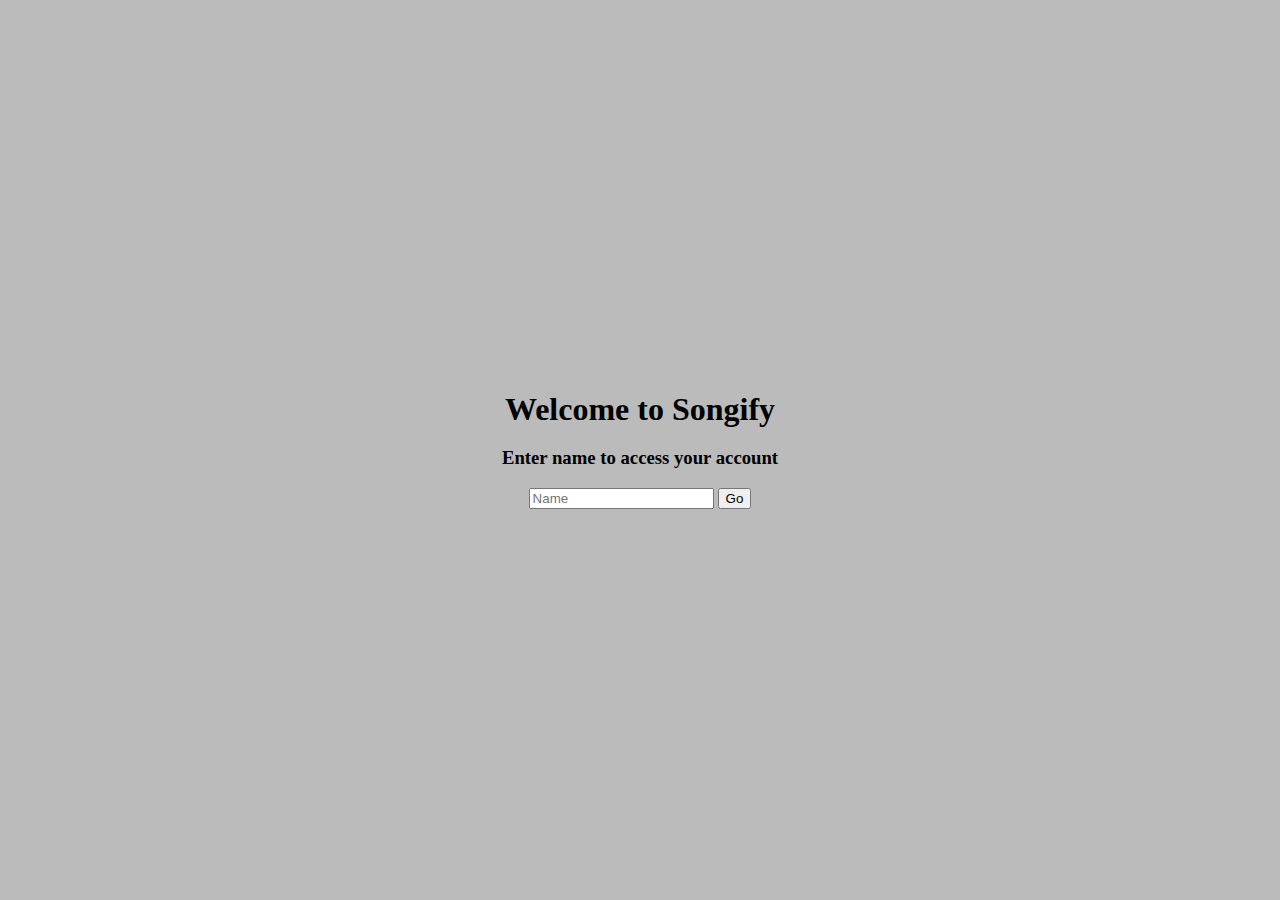
<file: index.html>
<!DOCTYPE html>
<html lang="en">

<head>
    <meta charset="UTF-8">
    <title> Song App</title>
    <link rel="stylesheet" type="text/css" href="css/font-awesome.css">
	<link href="https://cdn.datatables.net/1.10.15/css/jquery.dataTables.min.css" rel="stylesheet" type="text/css">
    <link rel="stylesheet" type="text/css" href="css/main.css">
</head>

<body>
    <div class="wrapper">
        <section class="welcome-screen">
            <h1> Welcome to Songify </h1>
            <h3> Enter name to access your account </h3>
            <div class="input-wrapper">
                <input type="text" placeholder="Name" id="name-input">
                <button> Go </button>
            </div>
        </section>
        <div class="main hidden">
			<a href="drum kit/drumkit.html">drumkit</a>
            <header>
                <div class="right floated user-name"> </div>
            </header>
            <section class="content">
                <audio src="song1.mp3"></audio>
				<table id="songs">
					<thead class="list-headers">
						<tr>
							<td> Title </td>
							<td> Artist </td>
							<td> Album </td>
							<td> Duration </td>
						</tr>
					</thead>
        <!-- <div class="song-list"> -->
					<tbody>
						<tr class="song" id="song1">
							<td class="song-name"></td>
							<td class="song-artist"></td>
							<td class="song-album"></td>
							<td class="song-length"></td>
						</tr>
						<tr class="song" id="song2">
							<td class="song-name"></td>
							<td class="song-artist"></td>
							<td class="song-album"></td>
							<td class="song-length"></td>
						</tr>
						<tr class="song" id="song3">
							<td class="song-name"></td>
							<td class="song-artist"></td>
							<td class="song-album"></td>
							<td class="song-length"></td>
						</tr>
						<tr class="song" id="song4">
							<td class="song-name"></td>
							<td class="song-artist"></td>
							<td class="song-album"></td>
							<td class="song-length"></td>
						</tr>
					<!-- </div> -->
					</tbody>
				</table>

				<div class="current-song-wrapper">
					<img class="current-song-image" src="img/song1.jpg">
					<div>
					<p class="current-song-name">Tamma Tamma Again</p>
					<p class="current-song-album">Badrinath ki Dulhania</p>
					</div>
				</div>
            </section>
            <footer>
                <div class="controls">
                    <div class="player-buttons">
						<i class="fa fa-random clickable disabled" aria-hidden="true"></i>
						<i class="fa fa-step-backward clickable" aria-hidden="true"></i>
						<i class="fa fa-play clickable play-icon" aria-hidden="true"></i>
						<i class="fa fa-step-forward clickable" aria-hidden="true"></i>
						<i class="fa fa-repeat disabled clickable" aria-hidden="true"></i>
                    </div>
                    <div class="progress-wrapper">
                        <span class="time-elapsed"> </span>
                        <div class="player-progress">
                            <div class="progress-filled"> </div>
                        </div>
                        <span class="song-duration"></span>
                    </div>
                </div>
            </footer>
        </div>
    </div>
    <script src="js/jquery.js">
    </script>
<script src="https://cdn.datatables.net/1.10.15/js/jquery.dataTables.min.js">
    </script>
<script src ="js/main.js">
    </script>
</body>

</html>
</file>
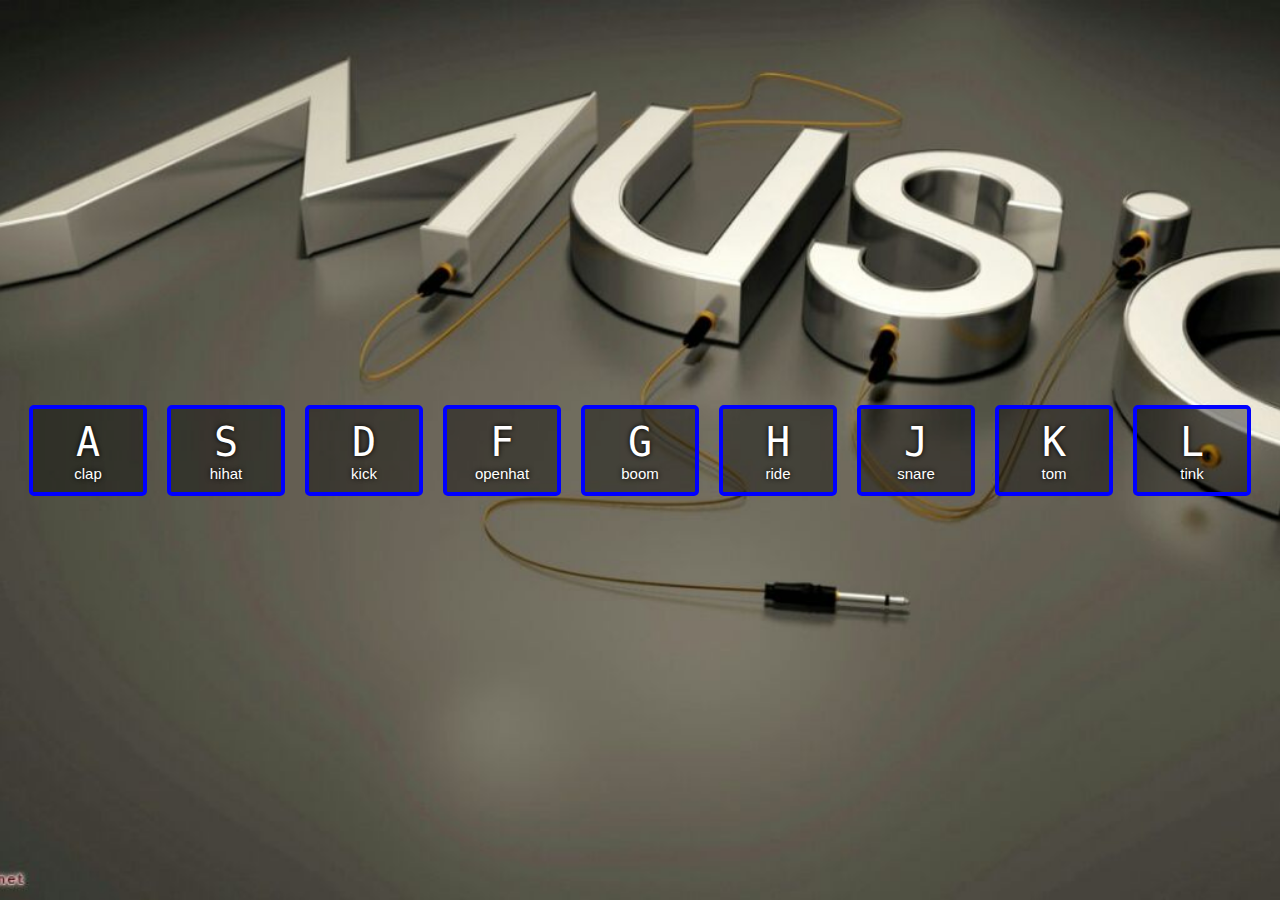
<file: drum kit/drumkit.html>
<html>
	<head>
		<title>drum kit</title>
		<link rel="stylesheet" type="text/css" href="drumkit.css"> <!-- LINK TO CSS -->
	</head>
	<body>
		<div class="keys"> <!-- MAIN DIV -->

    <div class="key key1">						<!-- SMALL DIVS -->

      <kbd>A</kbd>

      <span class="sound">clap</span>

    </div>

    <div  class="key key2">

      <kbd>S</kbd>

      <span class="sound">hihat</span>

    </div>

    <div  class="key key3">
		<kbd>D</kbd>
		<span class="sound">kick</span>

    </div>

    <div  class="key key4">

      <kbd>F</kbd>

      <span class="sound">openhat</span>

    </div>

    <div  class="key key5">

      <kbd>G</kbd>

      <span class="sound">boom</span>

    </div>

    <div  class="key key6">

      <kbd>H</kbd>

      <span class="sound">ride</span>

    </div>

    <div  class="key key7">

      <kbd>J</kbd>

      <span class="sound">snare</span>

    </div>

    <div  class="key key8">

      <kbd>K</kbd>

      <span class="sound">tom</span>

    </div>

    <div  class="key key9">

      <kbd>L</kbd>

      <span class="sound">tink</span>

    </div>

  </div>	
		<audio src="sounds/sound1.mp3" class="audio1"></audio>  <!-- AUDIO SOURCES  -->
		<audio src="sounds/sound2.mp3" class="audio2"></audio>
		<audio src="sounds/sound3.mp3" class="audio3"></audio>
		<audio src="sounds/sound4.mp3" class="audio4"></audio>
		<audio src="sounds/sound5.mp3" class="audio5"></audio>
		<audio src="sounds/sound6.mp3" class="audio6"></audio>
		<audio src="sounds/sound7.mp3" class="audio7"></audio>
		<audio src="sounds/sound8.mp3" class="audio8"></audio>
		<audio src="sounds/sound9.mp3" class="audio9"></audio>
		 <script src="jquery.js">
    </script>
		<script>
		
		
		function toggleSong(song) 									// FUNN for play and and pauseing
		{
			//var song = document.querySelector('audio');
			if(song.paused == true) {
			//console.log('Playing');
			//$('.play-icon').removeClass('fa-play').addClass('fa-pause');
			song.play();
			return;
			}
			else {
			//console.log('Pausing');
			//$('.play-icon').removeClass('fa-pause').addClass('fa-play');
			song.currentTime=0;												//this will stop the current song 
			song.play();
			return;
			//key.addClass("playing");
			}
		}
		
		
		$('body').on('keypress', function(event)							//body pr keypressing ka key event hai 
		{
			if (event.keyCode == 65 || event.keyCode==97)					// agar key code upper or lower ke ye huue to aag work hoga
				{
				var song = document.querySelector('.audio1');				// audio select ki
				setTimeout(function(){ $('.key1').addClass('playing');}, 30);		//animation ke liye class add ki 
				setTimeout(function(){ $('.key1').removeClass('playing');}, 100);// US Class ko remove kiya then 
				toggleSong(song);		// toggle ko call kiya 
				}
			else if (event.keyCode == 83 || event.keyCode==115)
				{
				var song = document.querySelector('.audio2');
				setTimeout(function(){ $('.key2').addClass('playing');}, 30);
				setTimeout(function(){ $('.key2').removeClass('playing');}, 100);
				toggleSong(song);
				//song.play();
				}
			else if (event.keyCode == 68 || event.keyCode==100)
				{
				var song = document.querySelector('.audio3');
				setTimeout(function(){ $('.key3').addClass('playing');}, 30);
				setTimeout(function(){ $('.key3').removeClass('playing');}, 100);
				toggleSong(song);
				//song.play();
				}
			else if (event.keyCode == 70 || event.keyCode==102)
				{
				var song = document.querySelector('.audio4');
				setTimeout(function(){ $('.key4').addClass('playing');}, 30);
				setTimeout(function(){ $('.key4').removeClass('playing');}, 100);
				toggleSong(song);
				//song.play();
				}
				else if (event.keyCode == 103 || event.keyCode==71)
				{
				var song = document.querySelector('.audio5');
				setTimeout(function(){ $('.key5').addClass('playing');}, 30);
				setTimeout(function(){ $('.key5').removeClass('playing');}, 100);
				toggleSong(song);
				//song.play();
				}
				else if (event.keyCode == 104 || event.keyCode==72)
				{
				var song = document.querySelector('.audio6');
				setTimeout(function(){ $('.key6').addClass('playing');}, 30);
				setTimeout(function(){ $('.key6').removeClass('playing');}, 100);
				toggleSong(song);
				//song.play();
				}
				else if (event.keyCode == 106 || event.keyCode==74)
				{
				var song = document.querySelector('.audio7');
				setTimeout(function(){ $('.key7').addClass('playing');}, 30);
				setTimeout(function(){ $('.key7').removeClass('playing');}, 100);
				toggleSong(song);
				//song.play();
				}
				else if (event.keyCode == 107 || event.keyCode==75)
				{
				var song = document.querySelector('.audio8');
				setTimeout(function(){ $('.key8').addClass('playing');}, 30);
				setTimeout(function(){ $('.key8').removeClass('playing');}, 100);
				toggleSong(song);
				//song.play();
				}
				else if (event.keyCode == 108 || event.keyCode==76)
				{
				var song = document.querySelector('.audio9');
				setTimeout(function(){ $('.key9').addClass('playing');}, 30);
				setTimeout(function(){ $('.key9').removeClass('playing');}, 100);
				toggleSong(song);
				//song.play();
				}
				else
				{															// if wrong key press ki to ye message aayega 
					alert("wrong key");
				}
		});
		</script>
	</body>
</html>
</file>
<file: css/main.css>
*,
*:after,
*:before {
    box-sizing: border-box;
}

html,
body {
    height: 100%;
    width: 100%;
    border: 0;
    margin: 0;
    font-size: 16px;
}

h1 {
    border: 0;
    margin: 0;
}

.wrapper {
    height: 100%;
    width: 100%;
    background-color: #BBB;
}

.welcome-screen {
    height: 100%;
    width: 100%;
    display: flex;
    flex-direction: column;
    justify-content: center;
    align-items: center;
}

.main {
    width: 100%;
    height: 100%;
    display: flex;
    flex-direction: column;
    color: white;
    background-color: #1f1f1f;
}

.main header {
    height: 80px;
    background-color: #282828;
    padding: 1rem;
    color: #FFF;
}

.main .content {
    flex:1;
    background-color: #1f1f1f;
}

.main footer {
    height: 80px;
    background-color: #282828;
    padding-top: 1rem;
}

.player-buttons {
    display:flex;
    font-size: 1.5rem;
    justify-content: center;
    align-items: center;
	margin-right: 10rem;
	margin-left: 10rem;
}

.hidden {
    display: none;
}

.right.floated {
    float: right;
}

.clickable {
    cursor: pointer;
}

.error {
    border: 2px solid red;
}

.progress-wrapper {
    margin-top: 0.3rem;
    display: flex;
    justify-content: center;
    align-items: center;
}

.progress-wrapper span {
    color: #959595;
}

.player-progress {
    height: 8px;
    width: 700px;
    background-color: #3d3d3d;
    border-radius: 4px;
    margin-right: 6px;
    margin-left: 6px;
}

.progress-filled {
    background-color: #959595;
    height: 8px;
    border-radius: 4px;
    width: 0;

}

.main .content {
    width: 800px;
    margin: 2rem auto;
}

.list-headers {
    padding-bottom: 0.5rem;
    border-bottom: 1px solid rgba(255,255,255,0.5);
}

.list-headers > div {
    width: 150px;
    display: inline-block;
}

.list-headers > div:first-child {
    width: 330px;
}

.list-headers > div:last-child {
    text-align: right;
}

.song-list .song {
    padding-top: 0.5rem;
    padding-bottom: 0.5rem;
    border-bottom: 1px solid rgba(255,255,255,0.5);
    min-height: 30px;
    cursor: pointer;
}

.song > span {
    display: inline-block;
    width: 150px;
    overflow: hidden;
    height: 1rem;
}
.song > span:first-child {
    width: 330px;
}

.song .song-duration {
    text-align: right;
}

.song-list .song:hover {
    background-color: #282828;
}


.song-length {
    text-align: right;
}

.content {
    position: relative;
}
.current-song-wrapper {
    position: absolute;
    bottom: 0;
    display: flex;
}

.current-song-image {
    height: 100px;
    width: 100px;
    margin-right: 1rem;
}

.current-song-name {
    font-size: 1.4rem;
    margin-top: 4px;
    margin-bottom: 0;
}

.current-song-album {
    margin-top: 0.4rem;
}

table.dataTable tbody tr {
    background-color: initial;
}
#songs_info {
    display: none;
}
#songs_info {
    display: none;
}

#songs_filter {
    color: transparent;
}
#songs_filter input {
    width: 400px;
    margin-bottom: 1rem;
    font-size: 16px;
}
.player-buttons .fa {
    margin-right: 2rem;
}

.fa.disabled {
    color: gray;
}
</file>
<file: drum kit/drumkit.css>
html {

  font-size: 10px;

  background: url(music.jpeg) bottom center;

  background-size: cover;

}
body{

  margin: 0;

  padding: 0;

  font-family: sans-serif;

}
.keys {

  display: flex;

  flex: 1;

  min-height: 100vh;

  align-items: center;

  justify-content: center;

}
.key {

  border: .4rem solid blue;

  border-radius: .5rem;

  margin: 1rem;

  font-size: 1.5rem;

  padding: 1rem .5rem;

  transition: all .07s ease;

  width: 10rem;

  text-align: center;

  color: white;

  background: rgba(0,0,0,0.4);

  text-shadow: 0 0 .5rem black;

}

kbd {

  display: block;

  font-size: 4rem;

}
.playing {

  transform: scale(1.1);

  border-color: #ffc600;

  box-shadow: 0 0 1rem #ffc600;

}
</file>
